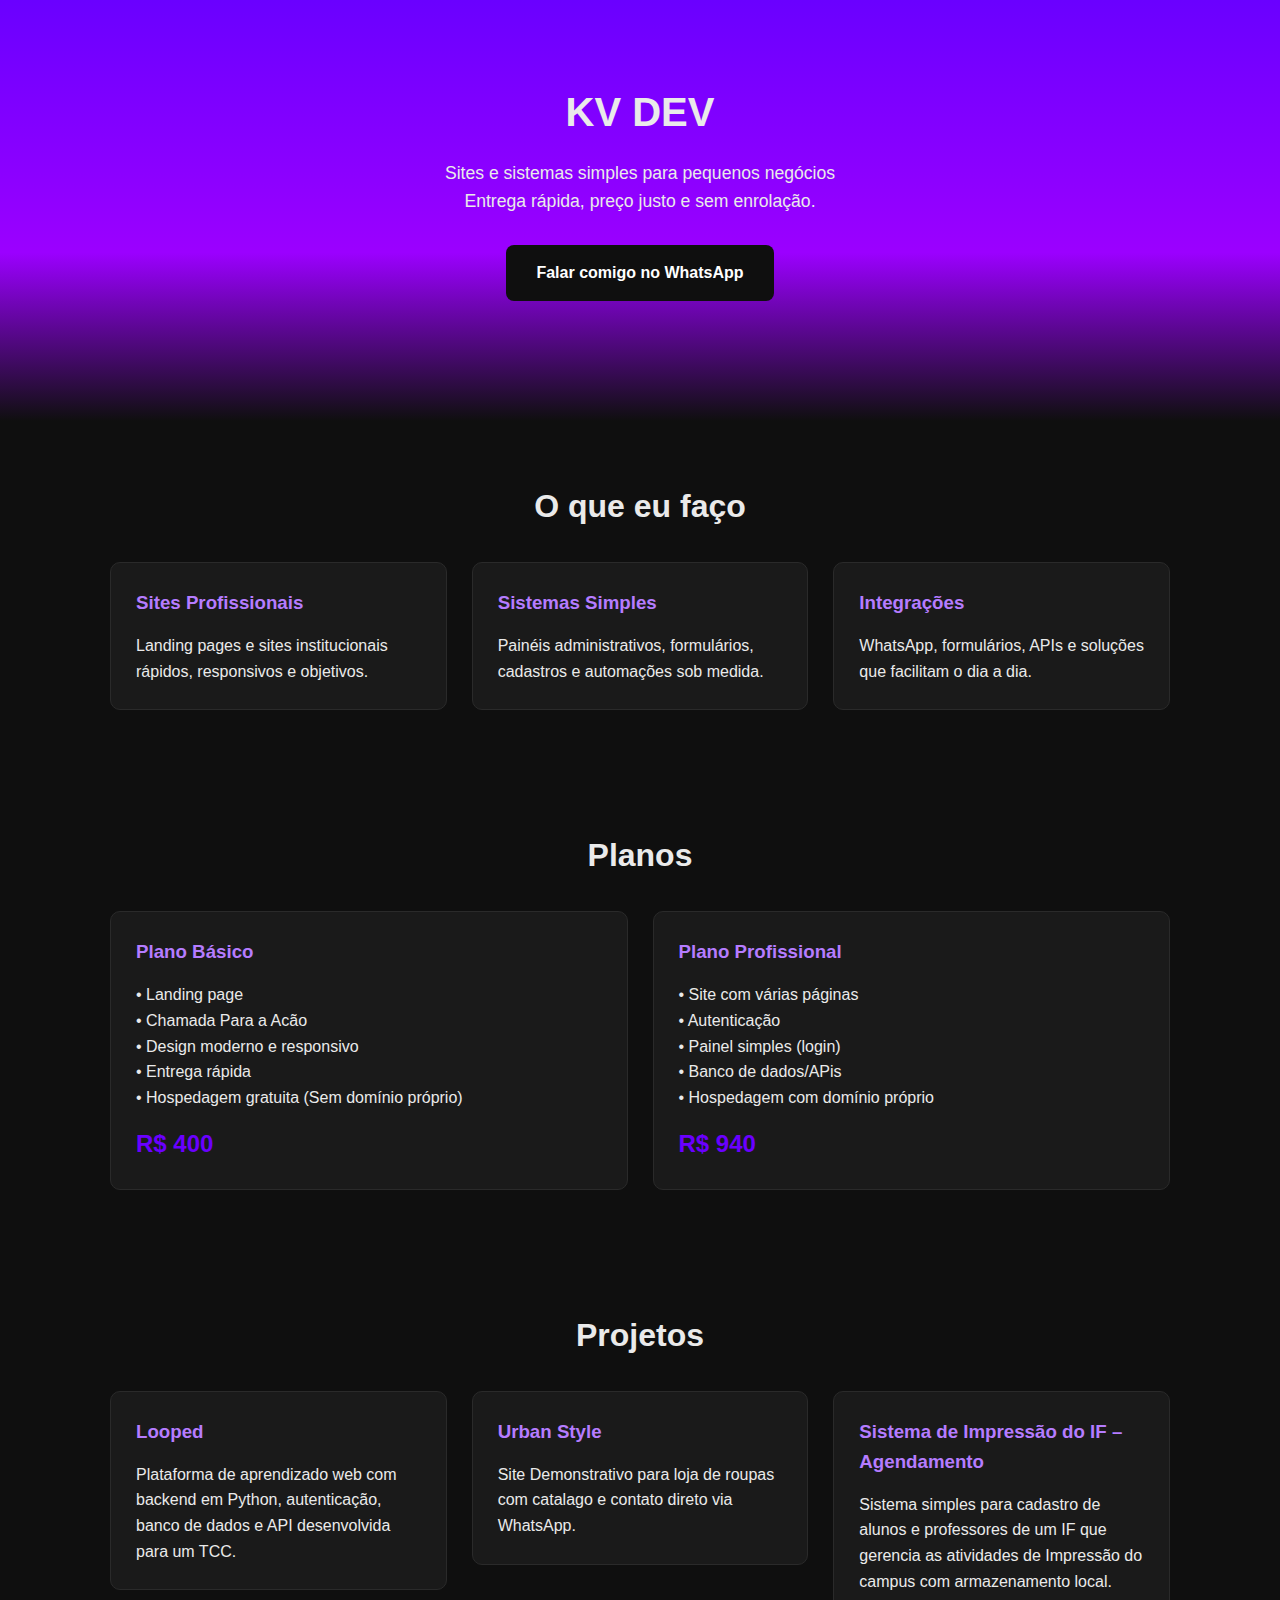
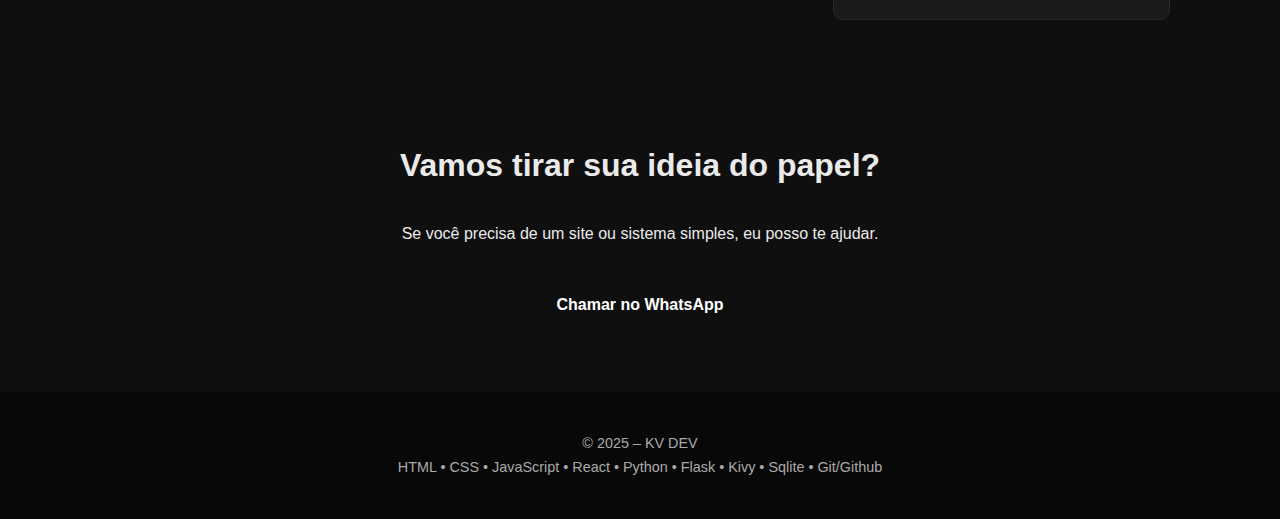
<file: index.html>
<!DOCTYPE html>
<html lang="pt-BR">
<head>
  <meta charset="UTF-8">
  <meta name="viewport" content="width=device-width, initial-scale=1.0">
  <title>KV DEV | Sites e Sistemas Simples</title>
  <link rel="stylesheet" href="/style_pagina.css">
</head>
<body>

  <!-- HERO -->
  <header>
    <h1>KV DEV</h1>
    <p>Sites e sistemas simples para pequenos negócios<br>
       Entrega rápida, preço justo e sem enrolação.</p>
    <a class="btn" href="https://wa.me/558396549087" target="_blank">
      Falar comigo no WhatsApp
    </a>
  </header>

  <!-- SERVIÇOS -->
  <section>
    <h2 class="section-title">O que eu faço</h2>
    <div class="services">
      <div class="card">
        <h3>Sites Profissionais</h3>
        <p>Landing pages e sites institucionais rápidos, responsivos e objetivos.</p>
      </div>
      <div class="card">
        <h3>Sistemas Simples</h3>
        <p>Painéis administrativos, formulários, cadastros e automações sob medida.</p>
      </div>
      <div class="card">
        <h3>Integrações</h3>
        <p>WhatsApp, formulários, APIs e soluções que facilitam o dia a dia.</p>
      </div>
    </div>
  </section>

  <!-- PLANOS -->
  <section>
    <h2 class="section-title">Planos</h2>
    <div class="plans">
      <div class="card">
        <h3>Plano Básico</h3>
        <p>
          • Landing page<br>
          • Chamada Para a Acão<br>
          • Design moderno e responsivo<br>
          • Entrega rápida<br>
          • Hospedagem gratuita (Sem domínio próprio)
        </p>
        <div class="price">R$ 400</div>
      </div>

      <div class="card">
        <h3>Plano Profissional</h3>
        <p>
          • Site com várias páginas<br>
          • Autenticação<br>
          • Painel simples (login)<br>
          • Banco de dados/APis<br>
          • Hospedagem com domínio próprio
        </p>
        <div class="price">R$ 940</div>
      </div>
    </div>
  </section>

  <!-- PROJETOS -->
  <section>
    <h2 class="section-title">Projetos</h2>
    <div class="projects">

  <a href="https://looped-tcc.onrender.com/" target="_blank" class="project-card">
    <div class="card">
      <h3>Looped</h3>
      <p>Plataforma de aprendizado web com backend em Python, autenticação, banco de dados e API desenvolvida para um TCC.</p>
    </div>
  </a>

  <a href="https://projetoteste01.onrender.com/" class="project-card">
    <div class="card">
      <h3>Urban Style</h3>
      <p>Site Demonstrativo para loja de roupas com catalago e contato direto via WhatsApp.</p>
    </div>
  </a>

  <a href="https://siif.onrender.com" class="project-card">
    <div class="card">
      <h3>Sistema de Impressão do IF – Agendamento</h3>
      <p>Sistema simples para cadastro de alunos e professores de um IF que gerencia as atividades de Impressão do campus com armazenamento local.</p>
    </div>
  </a>

</div>

  </section>

  <!-- CTA FINAL -->
  <section style="text-align:center;">
    <h2 class="section-title">Vamos tirar sua ideia do papel?</h2>
    <p style="margin-bottom:30px;">
      Se você precisa de um site ou sistema simples, eu posso te ajudar.
    </p>
    <a class="btn" href="https://wa.me/558396549087" target="_blank">
      Chamar no WhatsApp
    </a>
  </section>

  <footer>
    © 2025 – KV DEV<br>
    HTML • CSS • JavaScript • React • Python • Flask • Kivy • Sqlite • Git/Github
  </footer>

</body>
</html>
</file>
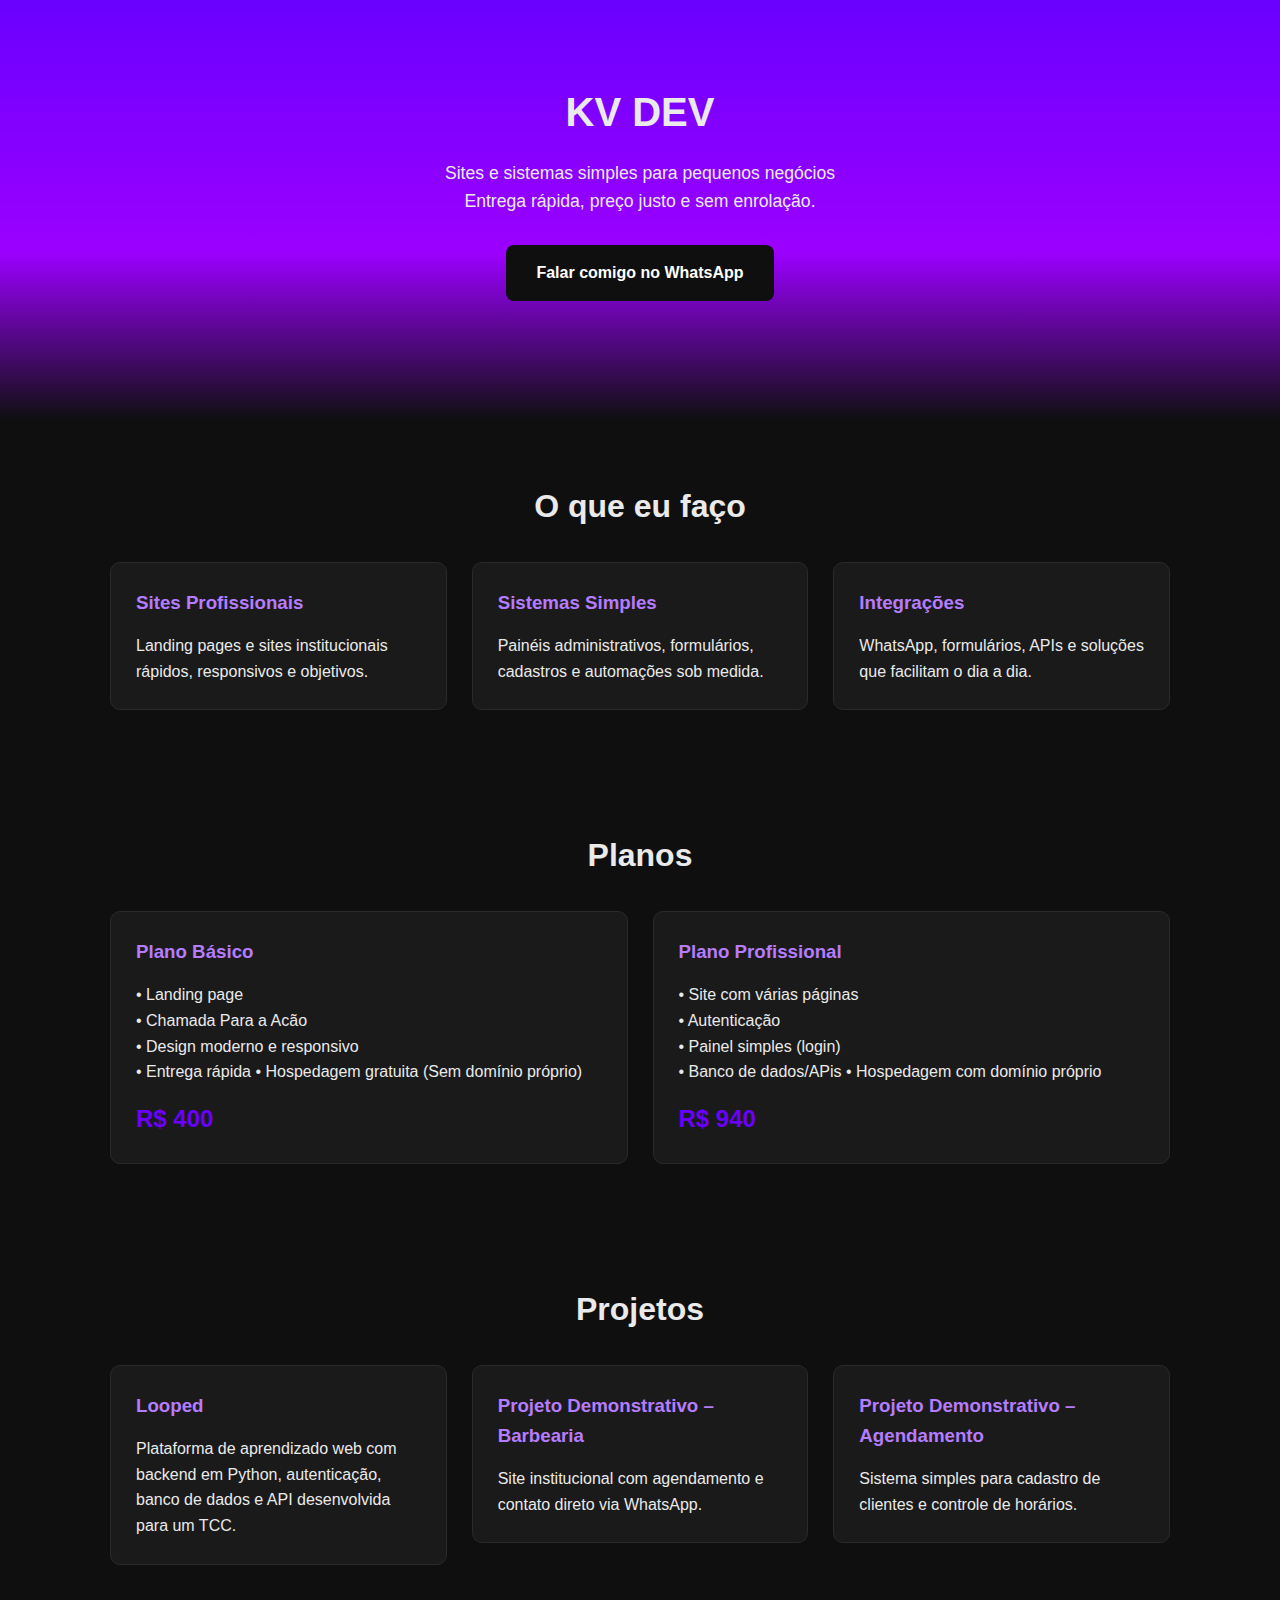
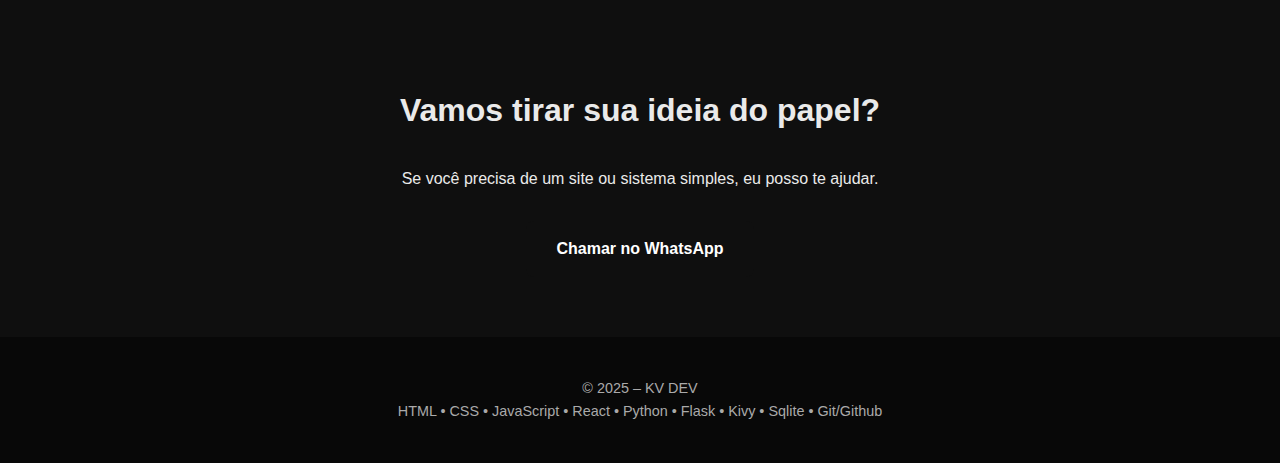
<file: pagina.html>
<!DOCTYPE html>
<html lang="pt-BR">
<head>
  <meta charset="UTF-8">
  <meta name="viewport" content="width=device-width, initial-scale=1.0">
  <title>KV DEV | Sites e Sistemas Simples</title>
  <link rel="stylesheet" href="/style_pagina.css">
</head>
<body>

  <!-- HERO -->
  <header>
    <h1>KV DEV</h1>
    <p>Sites e sistemas simples para pequenos negócios<br>
       Entrega rápida, preço justo e sem enrolação.</p>
    <a class="btn" href="https://wa.me/558394569087" target="_blank">
      Falar comigo no WhatsApp
    </a>
  </header>

  <!-- SERVIÇOS -->
  <section>
    <h2 class="section-title">O que eu faço</h2>
    <div class="services">
      <div class="card">
        <h3>Sites Profissionais</h3>
        <p>Landing pages e sites institucionais rápidos, responsivos e objetivos.</p>
      </div>
      <div class="card">
        <h3>Sistemas Simples</h3>
        <p>Painéis administrativos, formulários, cadastros e automações sob medida.</p>
      </div>
      <div class="card">
        <h3>Integrações</h3>
        <p>WhatsApp, formulários, APIs e soluções que facilitam o dia a dia.</p>
      </div>
    </div>
  </section>

  <!-- PLANOS -->
  <section>
    <h2 class="section-title">Planos</h2>
    <div class="plans">
      <div class="card">
        <h3>Plano Básico</h3>
        <p>
          • Landing page<br>
          • Chamada Para a Acão<br>
          • Design moderno e responsivo<br>
          • Entrega rápida
          • Hospedagem gratuita (Sem domínio próprio)
        </p>
        <div class="price">R$ 400</div>
      </div>

      <div class="card">
        <h3>Plano Profissional</h3>
        <p>
          • Site com várias páginas<br>
          • Autenticação<br>
          • Painel simples (login)<br>
          • Banco de dados/APis
          • Hospedagem com domínio próprio
        </p>
        <div class="price">R$ 940</div>
      </div>
    </div>
  </section>

  <!-- PROJETOS -->
  <section>
    <h2 class="section-title">Projetos</h2>
    <div class="projects">

  <a href="https://looped-tcc.onrender.com/" target="_blank" class="project-card">
    <div class="card">
      <h3>Looped</h3>
      <p>Plataforma de aprendizado web com backend em Python, autenticação, banco de dados e API desenvolvida para um TCC.</p>
    </div>
  </a>

  <a href="#" class="project-card">
    <div class="card">
      <h3>Projeto Demonstrativo – Barbearia</h3>
      <p>Site institucional com agendamento e contato direto via WhatsApp.</p>
    </div>
  </a>

  <a href="#" class="project-card">
    <div class="card">
      <h3>Projeto Demonstrativo – Agendamento</h3>
      <p>Sistema simples para cadastro de clientes e controle de horários.</p>
    </div>
  </a>

</div>

  </section>

  <!-- CTA FINAL -->
  <section style="text-align:center;">
    <h2 class="section-title">Vamos tirar sua ideia do papel?</h2>
    <p style="margin-bottom:30px;">
      Se você precisa de um site ou sistema simples, eu posso te ajudar.
    </p>
    <a class="btn" href="https://wa.me/5500000000000" target="_blank">
      Chamar no WhatsApp
    </a>
  </section>

  <footer>
    © 2025 – KV DEV<br>
    HTML • CSS • JavaScript • React • Python • Flask • Kivy • Sqlite • Git/Github
  </footer>

</body>
</html>
</file>
<file: style_pagina.css>
* {
      margin: 0;
      padding: 0;
      box-sizing: border-box;
      font-family: Arial, Helvetica, sans-serif;
    }

    body {
      background: #0f0f0f;
      color: #eaeaea;
      line-height: 1.6;
      user-select: none;
    }

    header {
    padding: 80px 20px 120px;
    text-align: center;
    background: linear-gradient(
    180deg,
    #6a00ff 0%,
    #9b00ff 60%,
    #0f0f0f 100%
  );
}


    header h1 {
      font-size: 2.5rem;
      margin-bottom: 15px;
      user-select: none;
    }

    header p {
      font-size: 1.1rem;
      margin-bottom: 30px;
      user-select: none;
    }

    .btn {
    display: inline-block;
    background: #0f0f0f;
    color: #fff;
    padding: 15px 30px;
    border-radius: 8px;
    text-decoration: none;
    font-weight: bold;
    transition: 
    transform 0.25s ease,
    box-shadow 0.25s ease,
    background 0.25s ease;
}

.btn:hover {
  transform: translateY(-3px) scale(1.02);
  box-shadow: 0 10px 25px rgba(106, 0, 255, 0.35);
  background: #1a1a1a;
}


    .btn:hover {
      background: #1f1f1f;
    }

    section {
      padding: 60px 20px;
      max-width: 1100px;
      margin: auto;
    }

    .section-title {
      font-size: 2rem;
      margin-bottom: 30px;
      text-align: center;
    }

    .services, .plans, .projects {
      display: grid;
      grid-template-columns: repeat(auto-fit, minmax(250px, 1fr));
      gap: 25px;
    }

    .card {
      background: #1a1a1a;
      padding: 25px;
      border-radius: 10px;
      border: 1px solid #2a2a2a;
    }

    .card h3 {
      margin-bottom: 15px;
      color: #b57cff;
    }

    .price {
      font-size: 1.5rem;
      margin-top: 15px;
      color: #6a00ff;
      font-weight: bold;
    }

    footer {
      background: #080808;
      text-align: center;
      padding: 40px 20px;
      font-size: 0.9rem;
      color: #aaa;
    }


.project-card {
  text-decoration: none;
  color: inherit;
  display: block;
  transition: transform 0.25s ease;
}

.project-card .card {
  transition:
    transform 0.25s ease,
    box-shadow 0.25s ease,
    border 0.25s ease;
  cursor: pointer;
}

.project-card:hover .card {
  transform: translateY(-4px) scale(1.02);
  box-shadow: 0 15px 35px rgba(106, 0, 255, 0.35);
  border: 1px solid #6a00ff;
}

.project-card:active .card {
  transform: scale(0.97);
  box-shadow: 0 8px 20px rgba(106, 0, 255, 0.25);
}

.project-card:focus-visible .card {
  outline: 2px solid #6a00ff;
  outline-offset: 4px;
}

.project-card {
  animation: fadeUp 0.7s ease forwards;
}

.project-card:nth-child(1) { animation-delay: 0.1s; }
.project-card:nth-child(2) { animation-delay: 0.2s; }
.project-card:nth-child(3) { animation-delay: 0.3s; }

.project-card .card {
  cursor: pointer;
}
</file>
